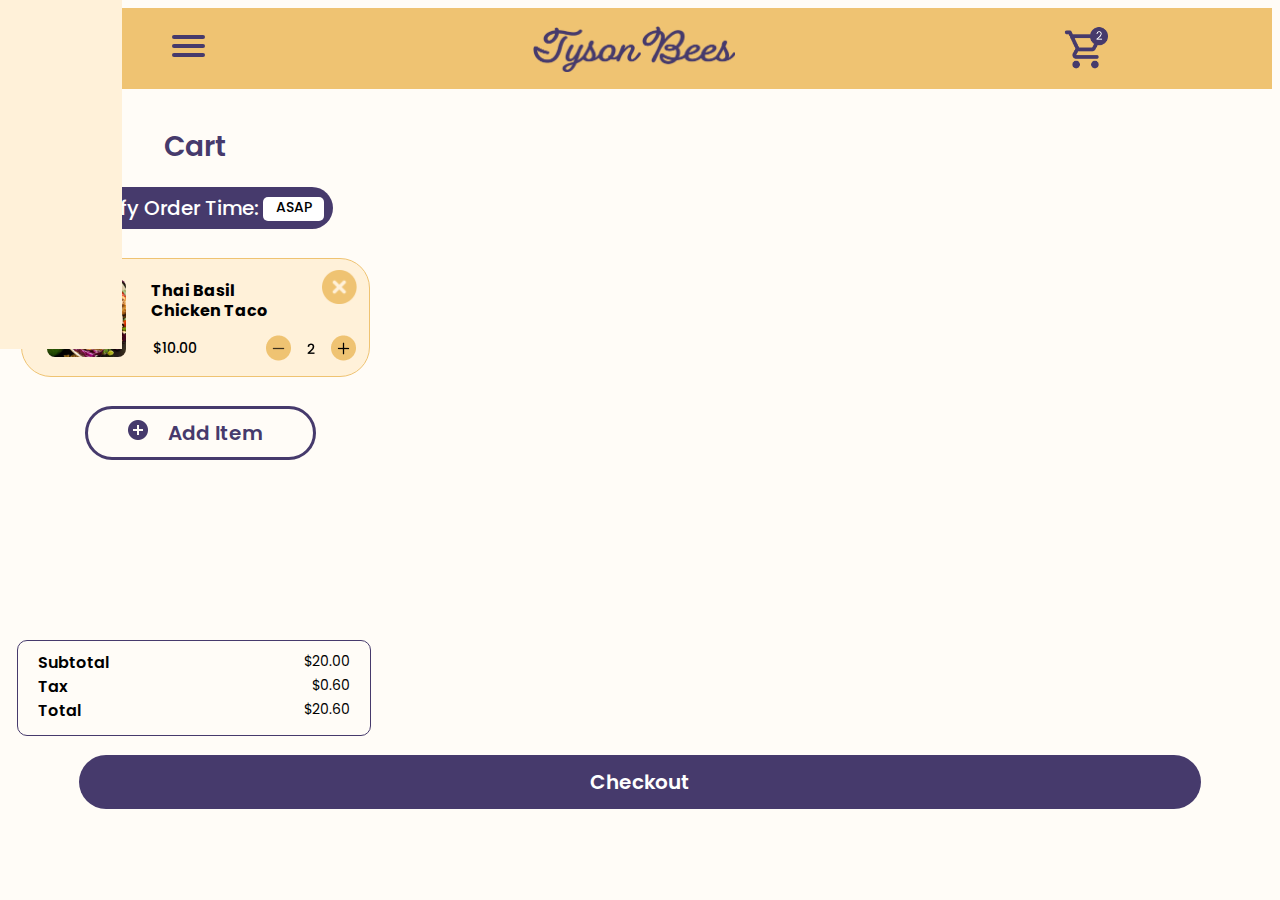
<file: cart.html>
<!DOCTYPE html>
<html lang="en">
<head>
    <meta charset="UTF-8">
    <meta http-equiv="X-UA-Compatible" content="IE=edge">
    <meta name="viewport" content="width=device-width, initial-scale=1.0">
    <title>Cart</title>
    <link rel="stylesheet" href="styles-vidhi.css">
</head>
<body>
    <header>
        <nav role="navigation">
            <div id="menuToggle">
            <input type="checkbox" />
            <span></span>
            <span></span>
            <span></span>
            <ul id="menu">
                <a href="index.html"><li>Home</li></a>
                <a href="menu.html"><li>Menu</li></a>
                <a href="rewards.html"><li>Rewards</li></a>
                <a href="contact.html"><li>Contact</li></a>
            </ul>
            </div>
        </nav>

        <img src="graphics/logo.png" alt="Tyson Bees logo" height="46px">
        <img src="graphics/cart-icon-2.png" alt="shopping cart icon" height="46px">
</header>
<h1 class = 'cart' >Cart</h1>
<div>
    <button class='button' >Modify Order Time:</button>
    <h3 class = 'ASAP'> ASAP</h3>
</div>
<div class = 'item'>
    <h4 class = 'taco'>Thai Basil Chicken Taco</h4>
    <p class = 'price'>$10.00</p>

    <img src="graphics/taco.png" class="menu-image" alt="thai basil chicken taco ">
    <img src="graphics/Vector.png" class="close" alt="close button">
    <img src="graphics/quantity-button.png" class="quantity-button"  alt="quanity button">

</div>
<button class = "add-more"> 
    <span ><img src="graphics/Vectoradd-items.png" class=" button-icon" alt="add items icons" > </span>
    <span class ='button-text'>Add Item</span>
    
</button>
<div class ="total"> 
<div class ="flex">
    <div class="description">Subtotal</div>
    <div class="price-cart">$20.00</div>
</div>
<div class ="flex">
    <div class="description">Tax</div>
    <div class="price-cart">$0.60</div>
</div>
<div class ="flex">
    <div class="description">Total</div>
    <div class="price-cart">$20.60</div>
</div>
</div>

<a href="login.html">
    <button class = "checkout"> 
        <span class ='checkout-text'>Checkout</span>
        
    </button>
</a>

</body>
</html>
</file>
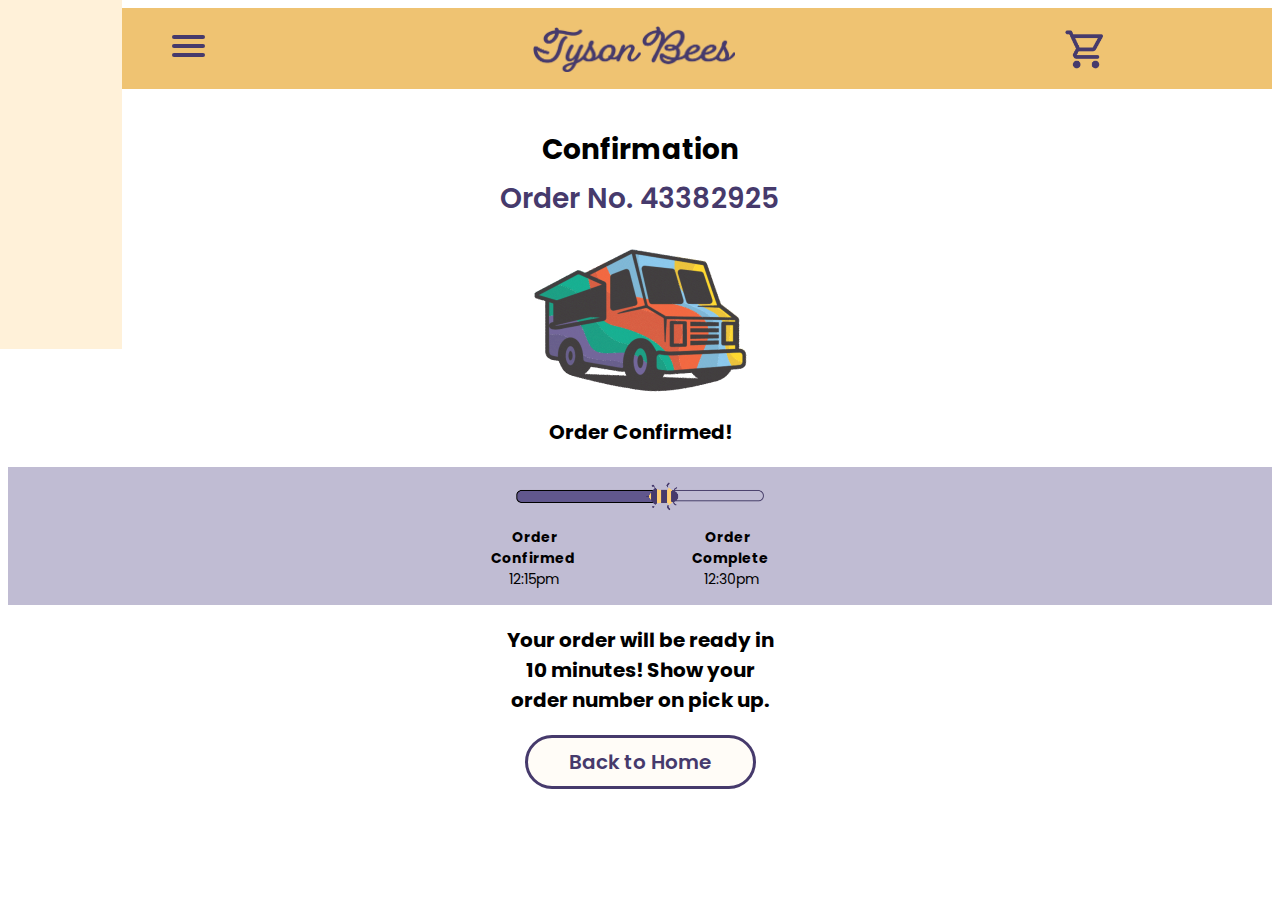
<file: confirmation.html>
<!DOCTYPE html>
<html lang="en">
<head>
    <meta charset="UTF-8">
    <meta http-equiv="X-UA-Compatible" content="IE=edge">
    <meta name="viewport" content="width=device-width, initial-scale=1.0">
    <title>Tyson Bees | Confirmation</title>
    <link rel="stylesheet" href="styles-clay.css">
</head>
<body>
    <header>
        <nav role="navigation">
            <div id="menuToggle">
            <input type="checkbox" />
            <span></span>
            <span></span>
            <span></span>
            <ul id="menu">
                <a href="index.html"><li>Home</li></a>
                <a href="menu.html"><li>Menu</li></a>
                <a href="rewards.html"><li>Rewards</li></a>
                <a href="contact.html"><li>Contact</li></a>
            </ul>
            </div>
        </nav>

        <img src="./graphics/logo.png" alt="Tyson Bees logo" height="46px">
        <img src="./graphics/cart-icon.png" alt="shopping cart icon" height="46px">
    </header>   
 

    <h1 class="confirm">Confirmation</h1>

    <h2 class="confirm-no">Order No. 43382925</h2>

    <img class="truck-img" src="./graphics/truck-loading.png">

    <p class="order-confirm-text">
        <b>Order Confirmed!</b>
    </p>

    <a href="confirmation.html">
        <div class="progress2">
                <img src="./graphics/progress-bar.png" class="progress-bar-img" alt="order progress bar" width="247.12px">
                <p class="progress-bar-text2">  <b>&nbsp;&nbsp; &nbsp; &nbsp;&nbsp;&nbsp;&nbsp; &nbsp;&nbsp;&nbsp;Order &nbsp; &nbsp;&nbsp; &nbsp;&nbsp; &nbsp;&nbsp; &nbsp; &nbsp; &nbsp; &nbsp; &nbsp;&nbsp; &nbsp;&nbsp; &nbsp;&nbsp; &nbsp;&nbsp; &nbsp;&nbsp; &nbsp;&nbsp; &nbsp; &nbsp; &nbsp;&nbsp; &nbsp;&nbsp;&nbsp; Order <br> &nbsp; &nbsp;&nbsp; &nbsp;Confirmed  &nbsp;&nbsp; &nbsp;&nbsp; &nbsp; &nbsp; &nbsp;&nbsp;   &nbsp;&nbsp; &nbsp;&nbsp; &nbsp; &nbsp; &nbsp;&nbsp;  &nbsp;&nbsp; &nbsp;&nbsp; &nbsp; &nbsp; &nbsp;&nbsp;Complete  </b><br>&nbsp;&nbsp;&nbsp;&nbsp;&nbsp;&nbsp;&nbsp;&nbsp; 12:15pm &nbsp; &nbsp; &nbsp;&nbsp;  &nbsp;&nbsp; &nbsp;&nbsp;&nbsp;&nbsp;&nbsp;&nbsp;&nbsp;&nbsp;&nbsp;&nbsp;&nbsp;&nbsp;&nbsp;&nbsp;&nbsp;&nbsp;&nbsp;&nbsp;&nbsp;&nbsp;&nbsp;&nbsp;&nbsp;&nbsp; 12:30pm</p>
               
                
        </div>
    </a>

    <p class="order-text">
        <b>Your order will be ready in <br> 10 minutes! Show your <br> order number on pick up.</b>
    </p>

    <div class = 'login-center'>
        <a href="index-updated.html">
            <button class = 'login-button'>Back to Home</button>
        </a>
    </div>

</body>
</html>
</file>
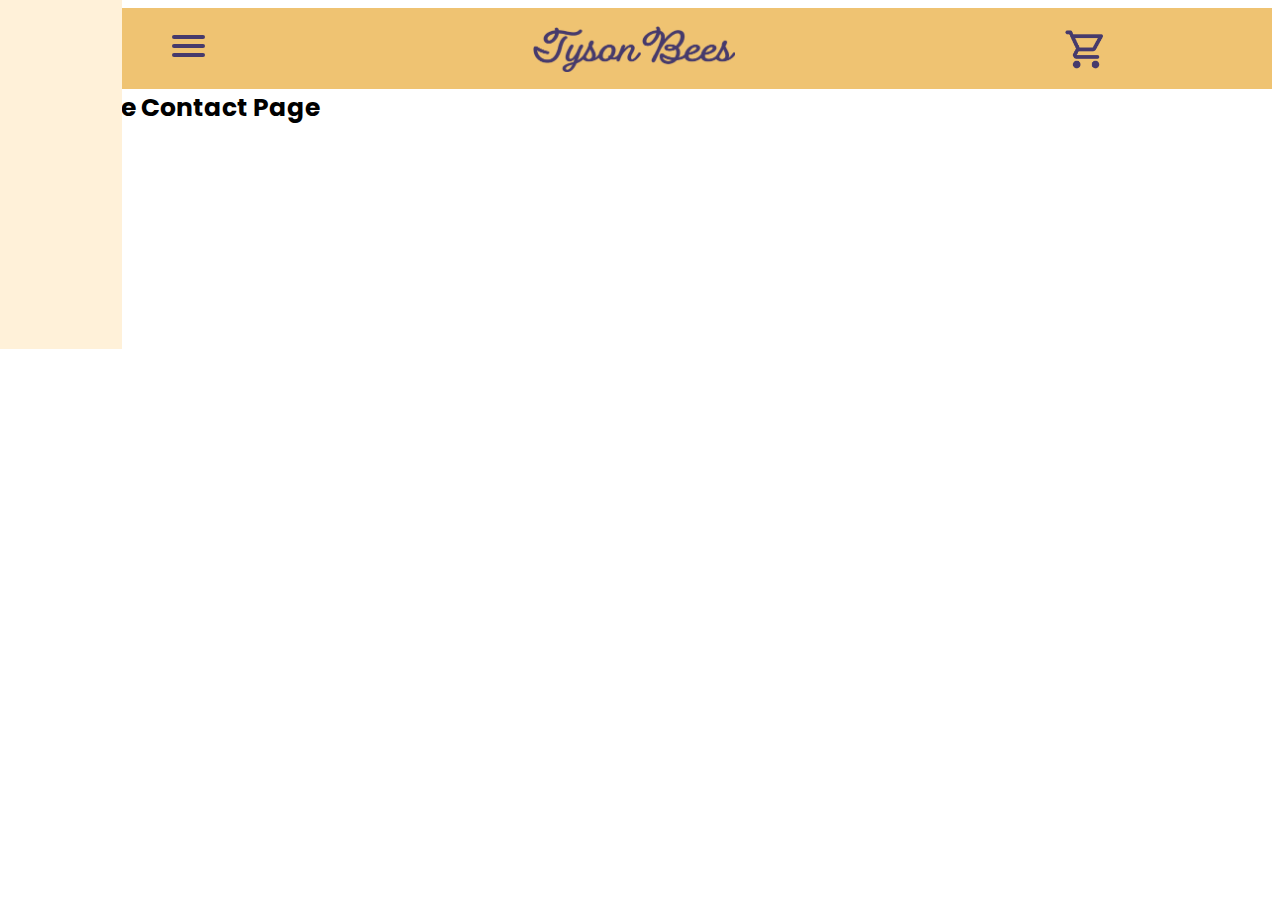
<file: contact.html>
<!DOCTYPE html>
<html lang="en">
<head>
    <meta charset="UTF-8">
    <meta http-equiv="X-UA-Compatible" content="IE=edge">
    <meta name="viewport" content="width=device-width, initial-scale=1.0">
    <title>Tyson Bees | Contact</title>
    <link rel="stylesheet" href="styles-gianna.css">
</head>
<body>
    <header>
        <nav role="navigation">
            <div id="menuToggle">
            <input type="checkbox" />
            <span></span>
            <span></span>
            <span></span>
            <ul id="menu">
                <a href="index.html"><li>Home</li></a>
                <a href="menu.html"><li>Menu</li></a>
                <a href="rewards.html"><li>Rewards</li></a>
                <a href="contact.html"><li>Contact</li></a>
            </ul>
            </div>
        </nav>

        <img src="/graphics/logo.png" alt="Tyson Bees logo" height="46px">
        <img src="/graphics/cart-icon.png" alt="shopping cart icon" height="46px">
    </header>   
    
    <h1>This is the Contact Page</h1>
</body>
</html>
</file>
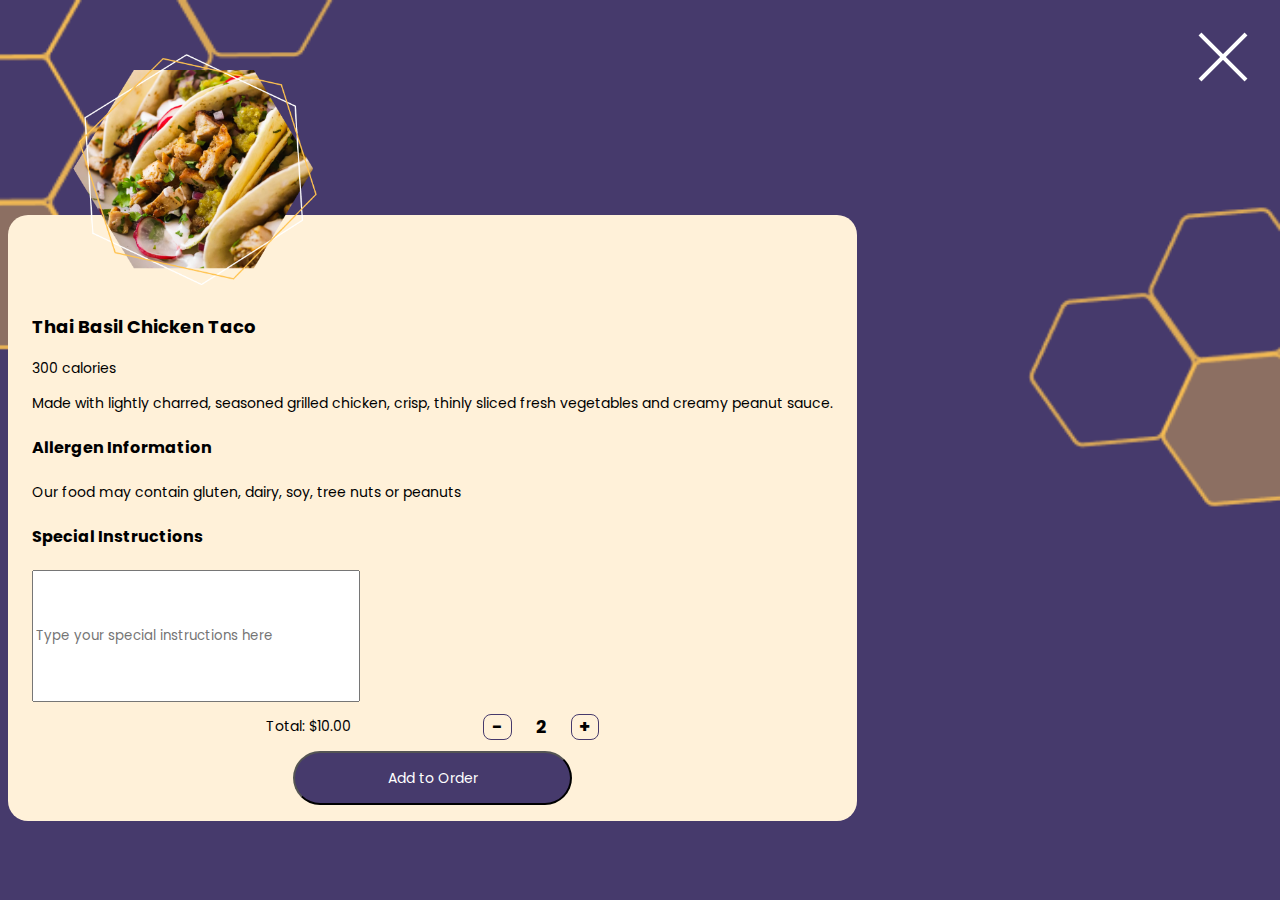
<file: item-overlay-2.html>
<!DOCTYPE html>
<html lang="en">
<head>
    <meta charset="UTF-8">
    <meta http-equiv="X-UA-Compatible" content="IE=edge">
    <meta name="viewport" content="width=device-width, initial-scale=1.0">
    <title>Tyson Bees | Menu Item</title>
    <link rel="stylesheet" href="styles-gianna.css">
</head>
<body class="overlay">

        <a href="menu.html">
            <img class="close-btn" src="/graphics/close-btn.png" alt="X button">
        </a>

        <img class="food-img-overlay" src="/graphics/food-img-overlay.png" alt="food image overlay" height="281px">

    <div class="yellow-overlay">
        <h3>Thai Basil Chicken Taco</h3>
        <p>300 calories</p>
        <p>Made with lightly charred, seasoned grilled chicken, crisp, thinly sliced fresh vegetables and creamy peanut sauce.</p>
        
        <h4>Allergen Information</h4>
        <p>Our food may contain gluten, dairy, soy, tree nuts or peanuts</p>

        <h4>Special Instructions</h4>
        <input class="special-instructions" type="text" placeholder="Type your special instructions here">

        <div class="overlay-quantity-container">
            <div class="overlay-total">
                <p>Total: $10.00</p>
            </div>

            <div class="overlay-btns">
                <div class="overlay-btn overlay-btn-minus">
                    <h3>-</h3>
                </div>

                <h3 class="overlay-quantity">2</h3>

                <div class="overlay-btn overlay-btn-plus">
                    <h3>+</h3>
                </div>
            </div>
        </div>

        <a href="menu-2.html">
            <button class="add-order-btn">
                <p>Add to Order</p>
            </button>
        </a>
    </form>

    </div>

</body>
</html>
</file>
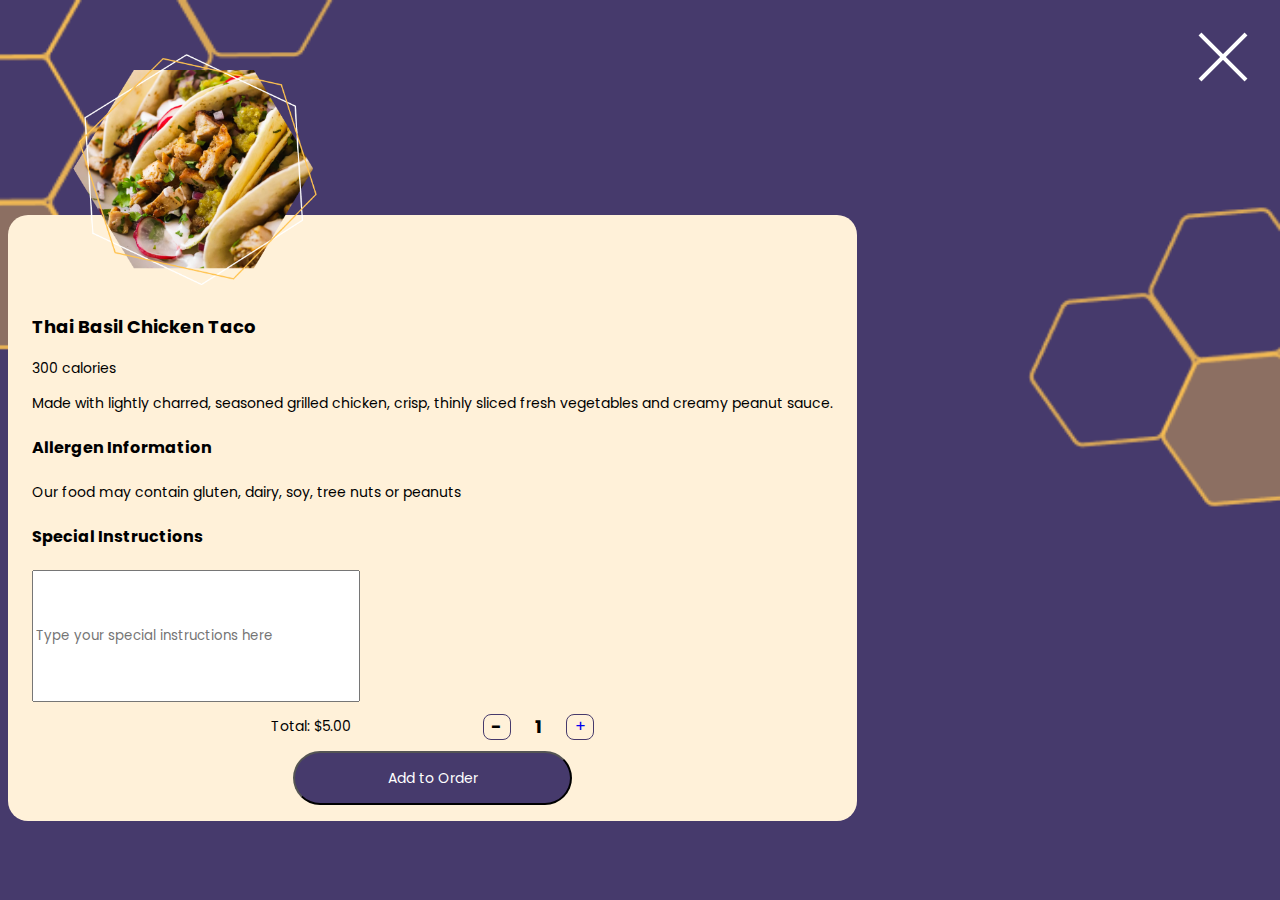
<file: item-overlay.html>
<!DOCTYPE html>
<html lang="en">
<head>
    <meta charset="UTF-8">
    <meta http-equiv="X-UA-Compatible" content="IE=edge">
    <meta name="viewport" content="width=device-width, initial-scale=1.0">
    <title>Tyson Bees | Menu Item</title>
    <link rel="stylesheet" href="styles-gianna.css">
</head>
<body class="overlay">

        <a href="menu.html">
            <img class="close-btn" src="/graphics/close-btn.png" alt="X button">
        </a>

        <img class="food-img-overlay" src="/graphics/food-img-overlay.png" alt="food image overlay" height="281px">

    <div class="yellow-overlay">
        <h3>Thai Basil Chicken Taco</h3>
        <p>300 calories</p>
        <p>Made with lightly charred, seasoned grilled chicken, crisp, thinly sliced fresh vegetables and creamy peanut sauce.</p>
        
        <h4>Allergen Information</h4>
        <p>Our food may contain gluten, dairy, soy, tree nuts or peanuts</p>

        <h4>Special Instructions</h4>
        <input class="special-instructions" type="text" placeholder="Type your special instructions here">

        <div class="overlay-quantity-container">
            <div class="overlay-total">
                <p>Total: $5.00</p>
            </div>

            <div class="overlay-btns">
                <div class="overlay-btn overlay-btn-minus">
                    <h3>-</h3>
                </div>

                <h3 class="overlay-quantity">1</h3>

                    <div class="overlay-btn overlay-btn-plus">
                        <a href="item-overlay-2.html"<h3>+</h3></a>
                    </div>
            </div>
        </div>

        <a href="menu-2.html">
            <button class="add-order-btn">
                <p>Add to Order</p>
            </button>
        </a>
    </form>

    </div>

</body>
</html>
</file>
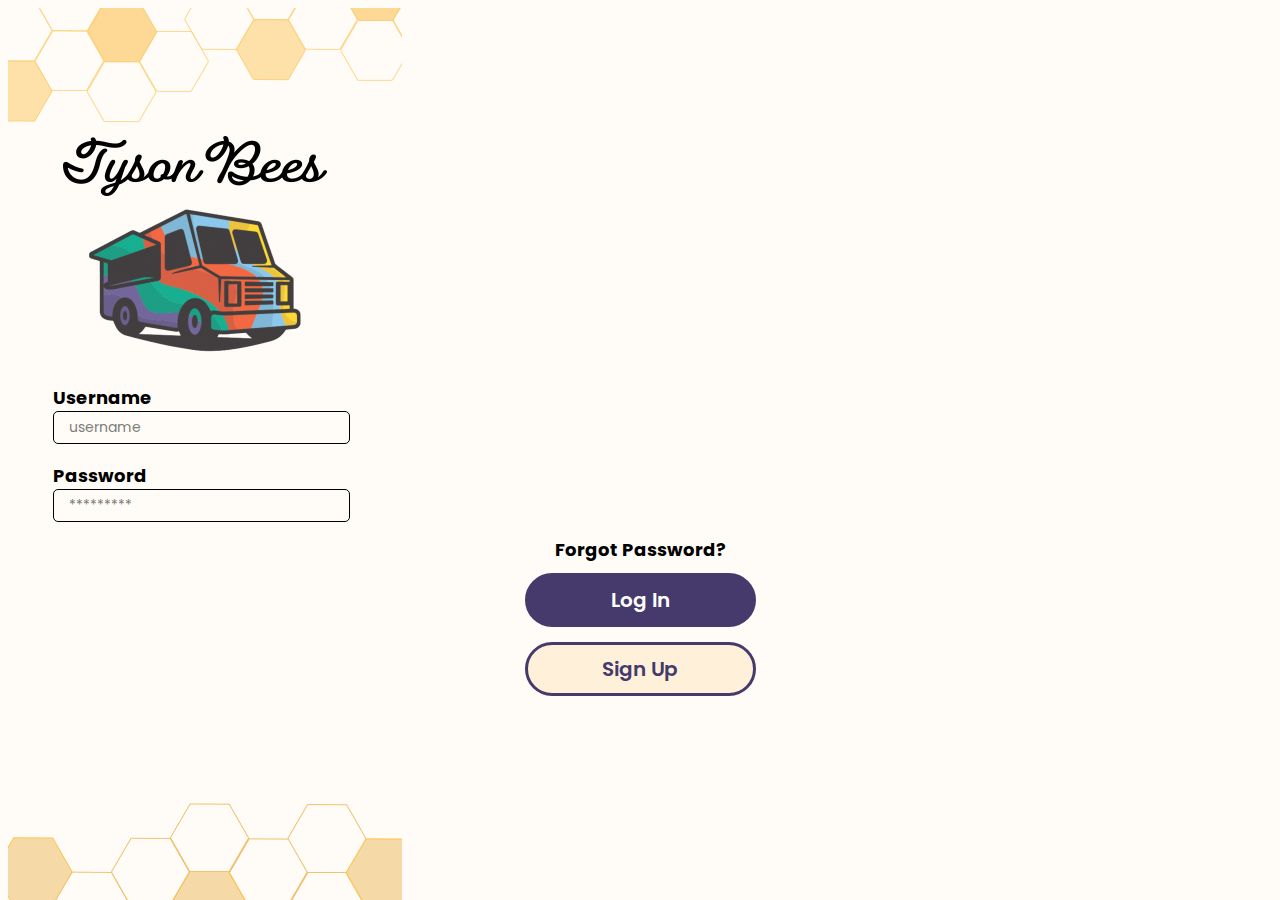
<file: login-password.html>
<!DOCTYPE html>
<html lang="en">
<head>
    <meta charset="UTF-8">
    <meta http-equiv="X-UA-Compatible" content="IE=edge">
    <meta name="viewport" content="width=device-width, initial-scale=1.0">
    <title>Login-password</title>
    <link rel="stylesheet" href="styles-vidhi.css">
</head>
<body>
<img src="graphics/background-top.png" class="bg-top"  alt="honeycomb abckground"> 
<img src="graphics/logo-login.png" class="tb-logo" alt="tyson bees logo"> 
<img src="graphics/truck_loading.png" class="truck" alt="tyson bees truck image ">

<div class = 'login' >
<div><h3 class = 'remove-margin-bottom'>Username</h3></div>
<div><p class = text-field-filled>username</p></div>
<div><h3 class = 'remove-margin-bottom'>Password</h3></div>
<div><p class = text-field-filled>*********</p></div>
</div>

<h3 class = 'forgot-password'>Forgot Password?</h3>

<a href="payment.html">
    <div class = 'login-center'><button class = 'login-button-filled'>Log In</button></div>
</a>
<div class="signup-center"><button class = 'signup-button'>Sign Up</button></div>

<img src="graphics/background-bottom.png" class="bg-bottom" alt="background bee hive image">
    
</body>
</html>
</file>
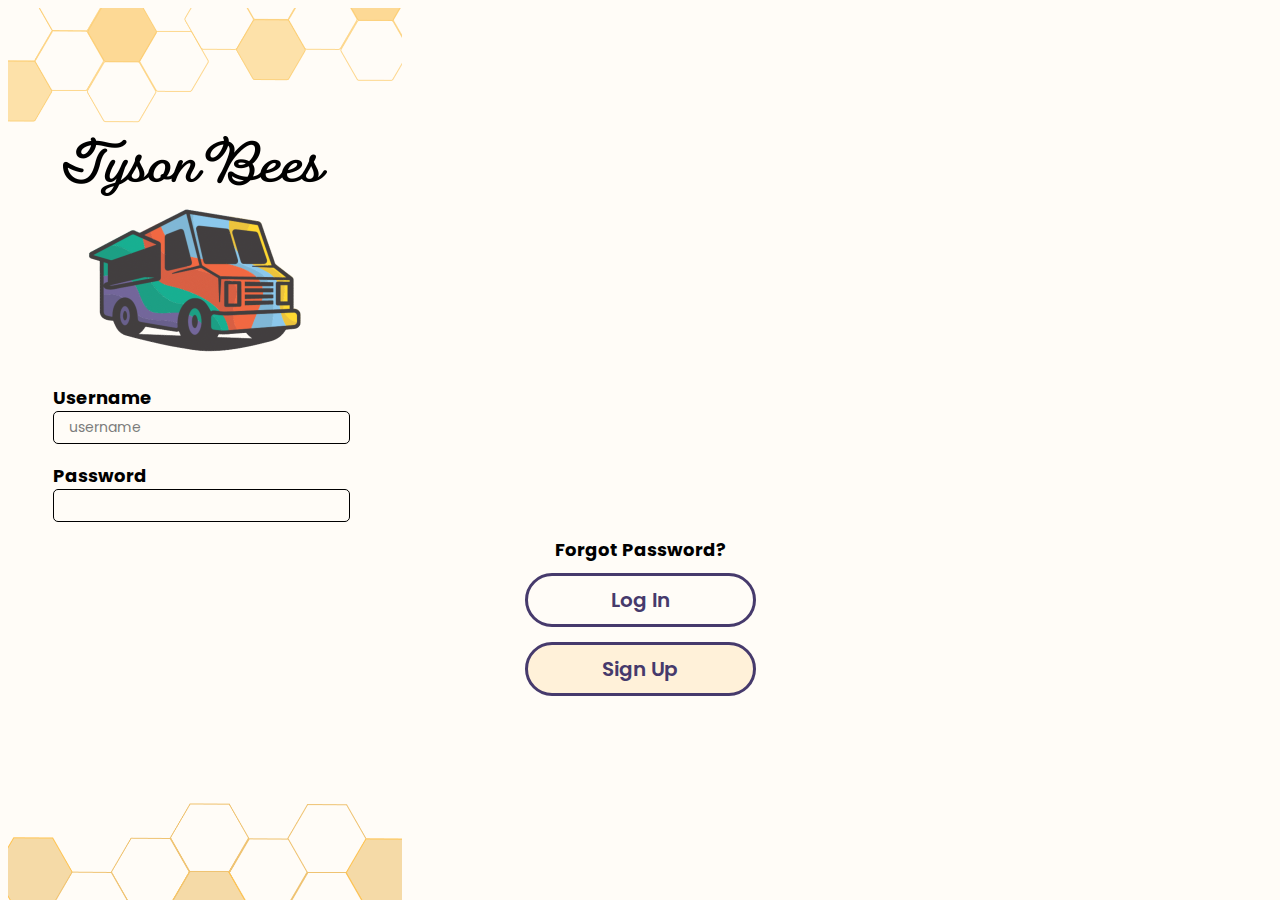
<file: login-username.html>
<!DOCTYPE html>
<html lang="en">
<head>
    <meta charset="UTF-8">
    <meta http-equiv="X-UA-Compatible" content="IE=edge">
    <meta name="viewport" content="width=device-width, initial-scale=1.0">
    <title>Login-username</title>
    <link rel="stylesheet" href="styles-vidhi.css">
</head>
<body>
<img src="graphics/background-top.png" class="bg-top"  alt="honeycomb abckground"> 
<img src="graphics/logo-login.png" class="tb-logo" alt="tyson bees logo"> 
<img src="graphics/truck_loading.png" class="truck" alt="tyson bees truck image ">

<div class = 'login' >
<div><h3 class = 'remove-margin-bottom'>Username</h3></div>
<div><p class = text-field-filled>username</p></div>
<div><h3 class = 'remove-margin-bottom'>Password</h3></div>
<a href="login-password.html">
    <div><p class = text-field>password</p></div>
</a>
</div>

<h3 class = 'forgot-password'>Forgot Password?</h3>

<div class = 'login-center'><button class = 'login-button'>Log In</button></div>
<div class="signup-center"><button class = 'signup-button'>Sign Up</button></div>

<img src="graphics/background-bottom.png" class="bg-bottom" alt="background bee hive image">
    
</body>
</html>
</file>
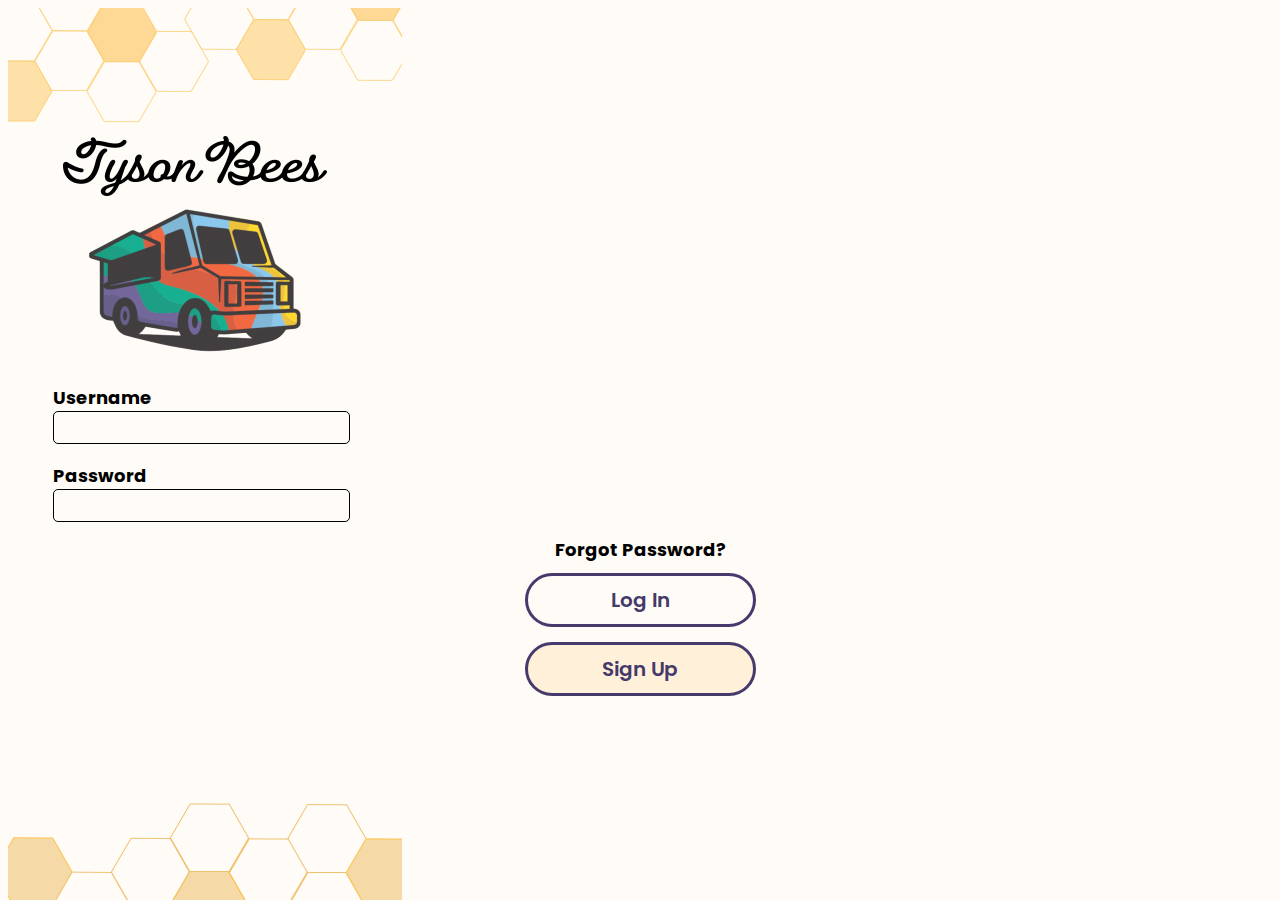
<file: login.html>
<!DOCTYPE html>
<html lang="en">
<head>
    <meta charset="UTF-8">
    <meta http-equiv="X-UA-Compatible" content="IE=edge">
    <meta name="viewport" content="width=device-width, initial-scale=1.0">
    <title>Login</title>
    <link rel="stylesheet" href="styles-vidhi.css">
</head>
<body>
<img src="graphics/background-top.png" class="bg-top"  alt="honeycomb abckground"> 
<img src="graphics/logo-login.png" class="tb-logo" alt="tyson bees logo"> 
<img src="graphics/truck_loading.png" class="truck" alt="tyson bees truck image ">

<div class = 'login' >
<div><h3 class = 'remove-margin-bottom'>Username</h3></div>
<a href="login-username.html">
    <div><p class = text-field>username</p></div>
</a>
<div><h3 class = 'remove-margin-bottom'>Password</h3></div>
<div><p class = text-field>password</p></div>
</div>

<h3 class = 'forgot-password'>Forgot Password?</h3>

<div class = 'login-center'><button class = 'login-button'>Log In</button></div>
<div class="signup-center"><button class = 'signup-button'>Sign Up</button></div>

<img src="graphics/background-bottom.png" class="bg-bottom" alt="background bee hive image">
    
</body>
</html>
</file>
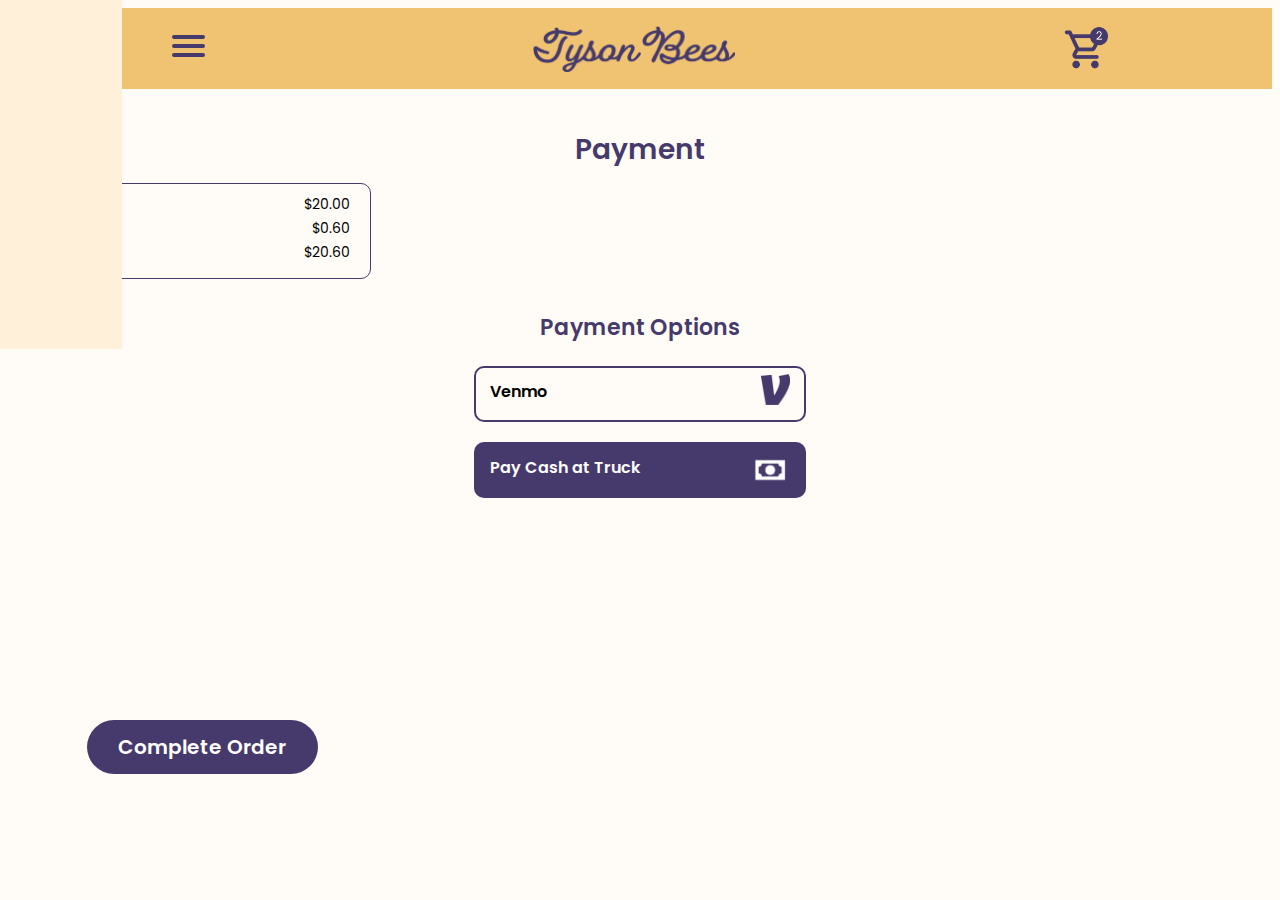
<file: payment-cash.html>
<!DOCTYPE html>
<html lang="en">
<head>
    <meta charset="UTF-8">
    <meta http-equiv="X-UA-Compatible" content="IE=edge">
    <meta name="viewport" content="width=device-width, initial-scale=1.0">
    <title>Payment-cash</title>
    <link rel="stylesheet" href="styles-vidhi.css">
</head>
<body>
    <header>
        <nav role="navigation">
            <div id="menuToggle">
            <input type="checkbox" />
            <span></span>
            <span></span>
            <span></span>
            <ul id="menu">
                <a href="index.html"><li>Home</li></a>
                <a href="menu.html"><li>Menu</li></a>
                <a href="rewards.html"><li>Rewards</li></a>
                <a href="contact.html"><li>Contact</li></a>
            </ul>
            </div>
        </nav>

        <img src="graphics/logo.png" alt="Tyson Bees logo" height="46px">
        <img src="graphics/cart-icon-2.png" alt="shopping cart icon" height="46px">
</header>
<h1 class = 'payment' >Payment</h1>
<div class ="total-payment"> 
<div class ="flex">
    <div class="description">Subtotal</div>
    <div class="price-cart">$20.00</div>
</div>
<div class ="flex">
    <div class="description">Tax</div>
    <div class="price-cart">$0.60</div>
</div>
<div class ="flex">
    <div class="description">Total</div>
    <div class="price-cart">$20.60</div>
</div>
</div>

<h3 class="payment-options">Payment Options</h3>

<div class ="venmo-cash"> 
    <div class ="venmo-flex">
        <div class="venmo">Venmo</div>
        <div><img src="graphics/Vectorvenmo.png" class="venmo-image" alt="venmo logo"> </div>
    </div>
    <div class ="venmo-flex-pay">
        <div class="venmo-pay">Pay Cash at Truck</div>
        <div ><img src="graphics/mdi_cashwhite-cash.png" class="cash-image" alt="cash image" > </div>
    </div>
    </div>

<a href="confirmation.html">
    <button class="complete-order-active">Complete Order</button>
</a>


    
</body>
</html>
</file>
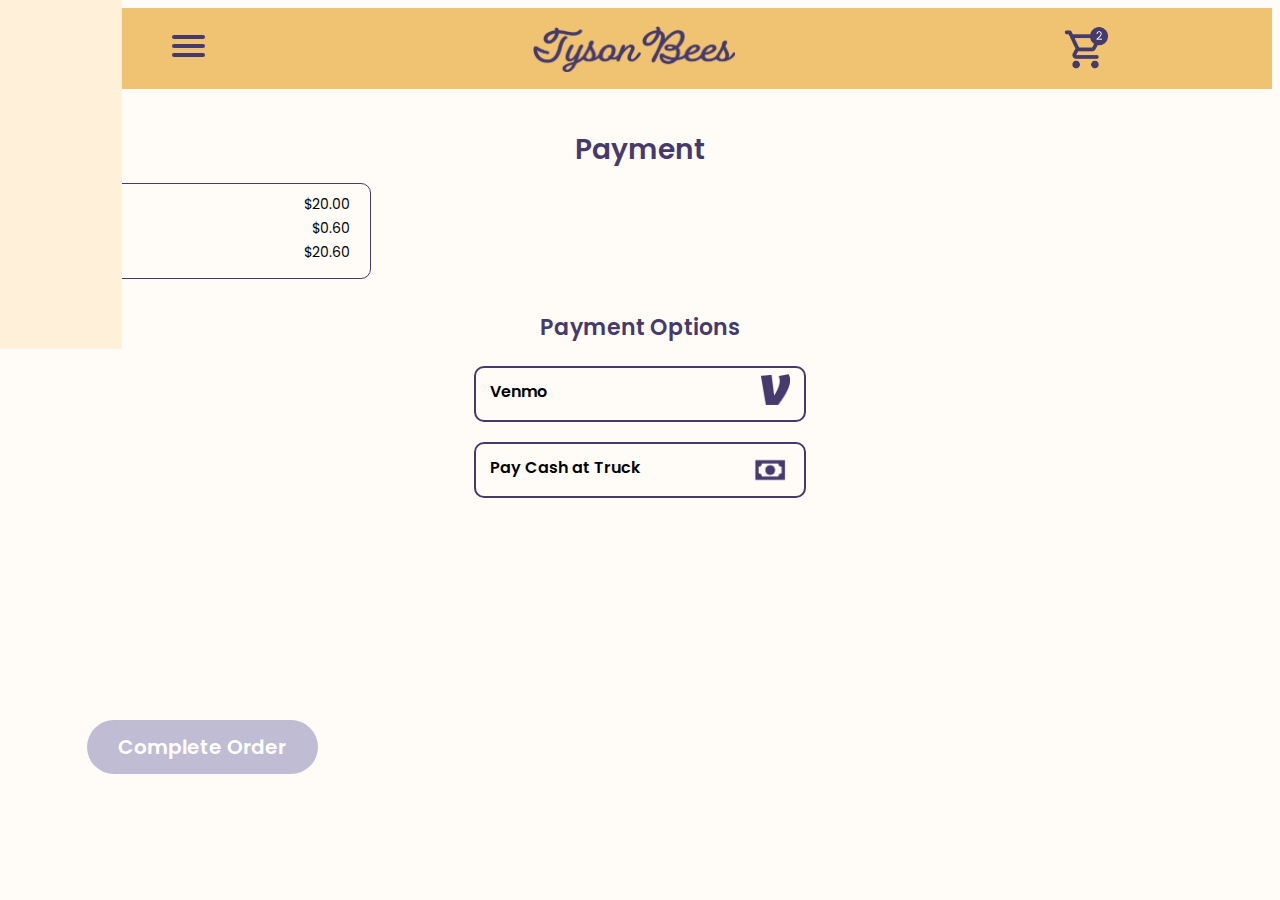
<file: payment.html>
<!DOCTYPE html>
<html lang="en">
<head>
    <meta charset="UTF-8">
    <meta http-equiv="X-UA-Compatible" content="IE=edge">
    <meta name="viewport" content="width=device-width, initial-scale=1.0">
    <title>Payment</title>
    <link rel="stylesheet" href="styles-vidhi.css">
</head>
<body>
    <header>
        <nav role="navigation">
            <div id="menuToggle">
            <input type="checkbox" />
            <span></span>
            <span></span>
            <span></span>
            <ul id="menu">
                <a href="index.html"><li>Home</li></a>
                <a href="menu.html"><li>Menu</li></a>
                <a href="rewards.html"><li>Rewards</li></a>
                <a href="contact.html"><li>Contact</li></a>
            </ul>
            </div>
        </nav>

        <img src="graphics/logo.png" alt="Tyson Bees logo" height="46px">
        <img src="graphics/cart-icon-2.png" alt="shopping cart icon" height="46px">
</header>
<h1 class = 'payment' >Payment</h1>
<div class ="total-payment"> 
<div class ="flex">
    <div class="description">Subtotal</div>
    <div class="price-cart">$20.00</div>
</div>
<div class ="flex">
    <div class="description">Tax</div>
    <div class="price-cart">$0.60</div>
</div>
<div class ="flex">
    <div class="description">Total</div>
    <div class="price-cart">$20.60</div>
</div>
</div>

<h3 class="payment-options">Payment Options</h3>

<div class ="venmo-cash"> 
    <div class ="venmo-flex">
        <div class="venmo">Venmo</div>
        <div><img src="graphics/Vectorvenmo.png" class="venmo-image" alt="venmo logo"> </div>
    </div>
    <a href="payment-cash.html">
        <div class ="venmo-flex">
            <div class="venmo">Pay Cash at Truck</div>
            <div ><img src="graphics/mdi_cashcash.png" class="cash-image" alt="cash image" > </div>
        </div>
        </div>
    </a>
<button class="complete-order-disbaled">Complete Order</button>


    
</body>
</html>
</file>
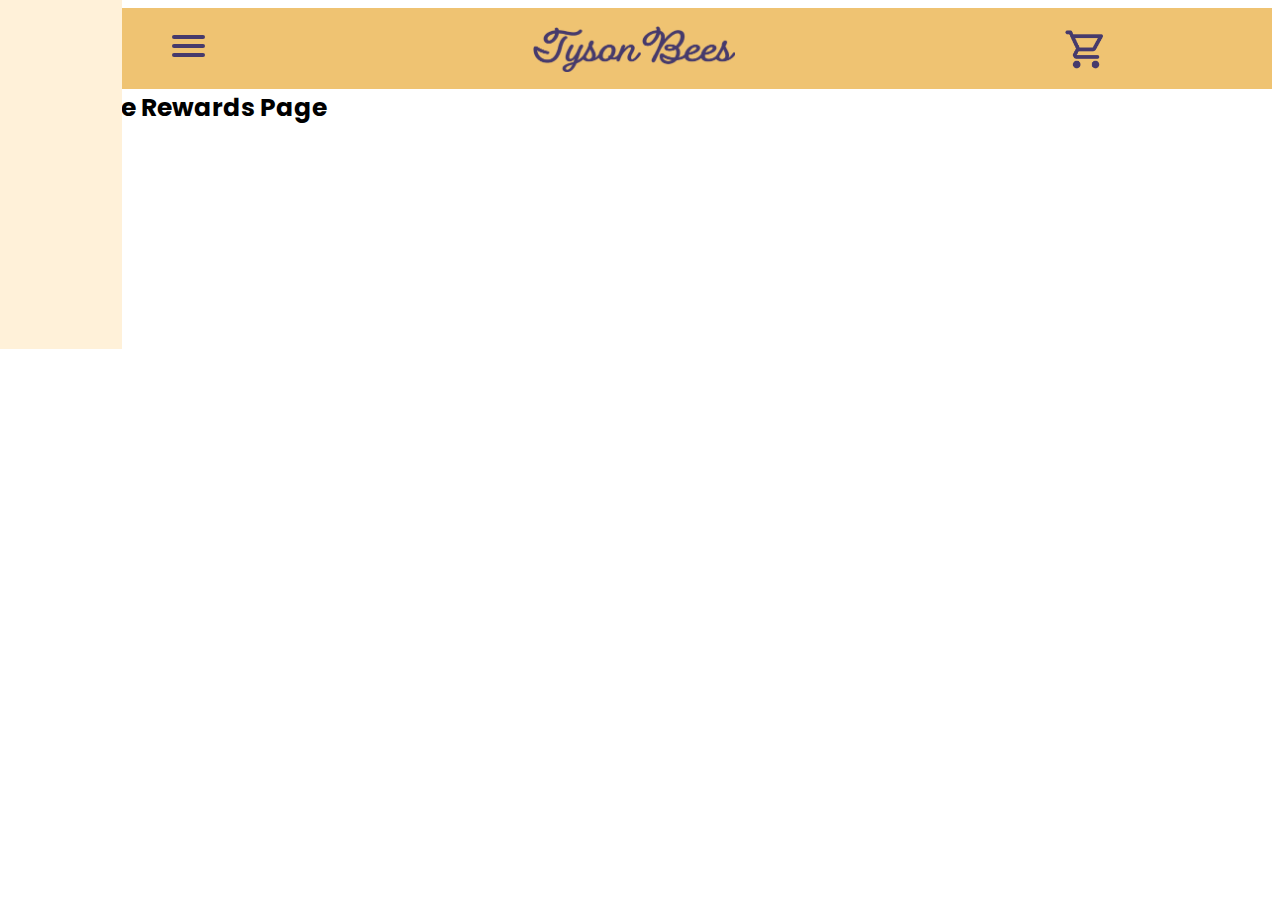
<file: rewards.html>
<!DOCTYPE html>
<html lang="en">
<head>
    <meta charset="UTF-8">
    <meta http-equiv="X-UA-Compatible" content="IE=edge">
    <meta name="viewport" content="width=device-width, initial-scale=1.0">
    <title>Tyson Bees | Rewards</title>
    <link rel="stylesheet" href="styles-gianna.css">
</head>
<body>
    <header>
        <nav role="navigation">
            <div id="menuToggle">
            <input type="checkbox" />
            <span></span>
            <span></span>
            <span></span>
            <ul id="menu">
                <a href="index.html"><li>Home</li></a>
                <a href="menu.html"><li>Menu</li></a>
                <a href="rewards.html"><li>Rewards</li></a>
                <a href="contact.html"><li>Contact</li></a>
            </ul>
            </div>
        </nav>

        <img src="/graphics/logo.png" alt="Tyson Bees logo" height="46px">
        <img src="/graphics/cart-icon.png" alt="shopping cart icon" height="46px">
    </header>   
    
    <h1>This is the Rewards Page</h1>
</body>
</html>
</file>
<file: styles-vidhi.css>
@import url('https://fonts.googleapis.com/css2?family=Poppins:wght@400;600;700&display=swap');

header {
    background-color: #EFC372;
    height: 81px;
    display: flex;
    justify-content: space-between;
    align-items: center;
    margin: 0;
    padding: 0;

    display: flex;
    justify-content: space-around;
}

nav {
    margin: 0;
    padding: 0;
}

#menuToggle
{
  display: block;
  position: relative;  
  z-index: 1;
  -webkit-user-select: none;
  user-select: none;
}

#menuToggle a
{
  text-decoration: none;
  color: #463A6C;
  transition: color 0.3s ease;
}

#menuToggle input
{
  display: block;
  width: 40px;
  height: 32px;
  position: absolute;
  top: -7px;
  left: -5px;
  
  cursor: pointer;
  
  opacity: 0;
  z-index: 2;
  
  -webkit-touch-callout: none;
}

#menuToggle span
{
  display: block;
  width: 33px;
  height: 4px;
  margin-bottom: 5px;
  position: relative;
  
  background-color: #463A6C;;
  border-radius: 3px;
  
  z-index: 1;
  
  transform-origin: 4px 0px;
  
  transition: transform 0.5s cubic-bezier(0.77,0.2,0.05,1.0),
              background 0.5s cubic-bezier(0.77,0.2,0.05,1.0),
              opacity 0.55s ease;
}

#menuToggle span:first-child
{
  transform-origin: 0% 0%;
}

#menuToggle span:nth-last-child(2)
{
  transform-origin: 0% 100%;
}

#menuToggle input:checked ~ span
{
  opacity: 1;
  transform: rotate(45deg) translate(-2px, -1px);
  background: #463A6C;
}

#menuToggle input:checked ~ span:nth-last-child(3)
{
  opacity: 0;
  transform: rotate(0deg) scale(0.2, 0.2);
}

#menuToggle input:checked ~ span:nth-last-child(2)
{
  transform: rotate(-45deg) translate(0, -1px);
}

#menu
{
  position: absolute;
  width: 300px;
  margin: -100px 0 0 -50px;
  padding: 50px;
  padding-top: 125px;
  
  background: #FFF1D9;
  list-style-type: none;
  -webkit-font-smoothing: antialiased;
  
  transform-origin: 0% 0%;
  transform: translate(-100%, 0);
  
  transition: transform 0.5s cubic-bezier(0.77,0.2,0.05,1.0);
}

#menu li
{
  padding: 10px 0;
  font-size: 22px;
}

#menuToggle input:checked ~ ul
{
  transform: none;
}



* {
    font-family: 'Poppins', sans-serif;
}

h1 {
    font-size: 25px;
    margin: 0;
}

h2 {
    font-size: 20px;
}

h3 {
    font-size: 18px;
}

h4 {
    font-size: 16px;
}

p {
    font-size: 14px;
}

footer {
    background-color: #FFF1D9;
    padding: 24px 0;
}

.footer-logo {
    display: flex;
    align-items: center;
    justify-content: center;
    margin: auto;
}

.footer-container {
    display: flex;
    justify-content: space-between;
    margin: 0 16px;
}

a {
    text-decoration: none;
}

.cart{
position: absolute;
width: 63px;
height: 42px;
left: 163px;
top: 126px;

font-family: 'Poppins';
font-style: normal;
font-weight: 600;
font-size: 28px;
line-height: 42px;
color: #463A6C;
text-align: center;

}
.button{
background-color:#463A6C ;
border: none;
color: white;
text-align: left;
text-decoration: none;
display: inline-block;
font-size: 16px;
cursor: pointer;
padding: 0px 70px 0px 14px;
border-radius: 30px;
font-family: 'Poppins';
font-style: normal;
font-weight: 500;
font-size: 20px;
line-height: 30px;
text-align: center;
position: absolute;
width: 282px;
height: 42px;
left: 51px;
top: 187px;
}
.ASAP{
background-color: #FFFFFF;
border-radius: 5px;
font-family: 'Poppins';
font-style: normal;
font-weight: 500;
font-size: 14px;
line-height: 21px;
position: absolute;
border: none;
text-align: center;
margin: none;
position: absolute;
left: 263px;
right: 57px;
top: 183px;
bottom: 624px;
width: 61px;
height: 24px;

}
.taco{
position: absolute;
width: 147.65px;
height: 30px;
left: 129px;
top: 1px;

font-family: 'Poppins';
font-style: normal;
font-weight: 700;
font-size: 16px;
line-height: 20px;
}
.price{
position: absolute;
left: 37.69%;
right: 50%;
top: 65px;
bottom: 57.58%;
Width:48px;
Height:17px;
    
font-family: 'Poppins';
font-style: normal;
font-weight: 500;
font-size: 14px;
line-height: 21px;
    
color: #000000;
    
}
.quantity{
    position: absolute;
    left: 290px;
    right: 64px;
    top: 61px;
    bottom: 482px;
}
.item{
box-sizing: border-box;

position: absolute;
width: 348.89px;
height: 119px;
left: 21px;
top: 258px;

background: #FFF1D9;
border: 1px solid #EFC372;
border-radius: 30px;
}
.menu-image{
position: absolute;
max-width: 79px;
max-height: 78px;
left: 25px;
top: 20px;
right: 267px;
bottom:485px;
border-radius: 8px;

}

.close{
position: absolute;
left: 300px;
right: 10.55%;
top: 10px;
bottom: 61.66%;
height: 35px;
}

.quantity-button{
position: absolute;
width: 135px;
height: 29px;
top: 75px;
left: 220px;

}
.add-more{
background-color: #FFFCF7;
border:3px solid #463A6C;
display:inline-flex;
align-items: center;
height: 54px;
border-radius: 30px;
padding-left:40px;
padding-right:40px;
position: absolute;
width: 231px;
height: 54px;
left: 85px;
top: 406px;
}

.button-icon{
height:20px;
padding-right: 20px;
}

.button-text{
font-family: 'Poppins';
font-style: normal;
font-weight: 600;
font-size: 20px;
line-height: 30px;
text-align: center;

color: #463A6C;
}
body{
background-color: #FFFCF7;
}
.description{
font-family: 'Poppins';
font-style: normal;
font-weight: 600;
font-size: 16px;
line-height: 24px;
    
color: #000000;
}

.price-cart{
font-family: 'Poppins';
font-style: normal;
font-weight: 400;
font-size: 14px;
line-height: 21px;
text-align: right;
    
color: #000000;
}

.flex{
display: flex;
justify-content:space-between;
}

.total{
border: 1px solid #463A6C;
border-radius: 10px;
padding: 10px 20px 10px 20px;
max-height: 74px;
max-width: 312px;
position: absolute;
width: 356.04px;
height: 101.71px;
left: 17.42px;
top: 640.29px;
}

.checkout{
height: 54px;
background-color: #463A6C;
color: white;
border-radius: 30px;
padding: 10px 50px 10px 50px;
border: none;
outline: none;
position: absolute;
top: 755px;
left: 79px;
right: 79px;
bottom: 23px;

}

.checkout-text{
color:white;
font-family: 'Poppins';
font-style: normal;
font-weight: 600;
font-size: 20px;
line-height: 30px;
text-align: center;
}

.bg-top{
max-width:394px;
}

.tb-logo{
position: absolute;
width: 264px;
height: 60px;
left: 63px;
top: 136px;
}

.truck{
position: absolute;
width: 230px;
height: 230px;
left: 80px;
top: 165px;
}

.login{
margin-top: 250px;
margin-left:45px;
margin-right:45px;
}

.text-field{
border: 1px solid #000000;
border-radius: 5px;
padding: 5px 50px 5px 15px;
color:#FFFCF7;
margin-top:0px;
width:230px;
}

.remove-margin-bottom{
margin-bottom: 0px;
}

.forgot-password{
text-align:center;
margin-top:10px;
margin-bottom:10px;
}

.login-center{
text-align: center;
}

.login-button{
border: 3px solid #463A6C;
border-radius: 30px;
background-color:#FFFCF7;
color:#463A6C;
font-family: 'Poppins';
font-style: normal;
font-weight: 600;
font-size: 20px;
line-height: 30px;
text-align: center;
Width:231px;
Height:54px;

}

.signup-center{
    text-align: center;
    }

.signup-button{
    border: 3px solid #463A6C;
    border-radius: 30px;
    background-color:#FFF1D9;
    color:#463A6C;
    font-family: 'Poppins';
    font-style: normal;
    font-weight: 600;
    font-size: 20px;
    line-height: 30px;
    text-align: center;
    Width:231px;
    Height:54px;
    margin-top:15px;
    }

.bg-bottom{
width:394px;
position:absolute; 
bottom:0;
}

.text-field-filled{
    border: 1px solid #000000;
    border-radius: 5px;
    padding: 5px 50px 5px 15px;
    color:#7C7C7C;
    margin-top:0px;
    width:230px;
    }

.login-button-filled{
border: 3px solid #463A6C;
border-radius: 30px;
background-color:#463A6C;
color:white;
font-family: 'Poppins';
font-style: normal;
font-weight: 600;
font-size: 20px;
line-height: 30px;
text-align: center;
Width:231px;
Height:54px;}

.total-payment{
border: 1px solid #463A6C;
border-radius: 10px;
padding: 10px 20px 10px 20px;
max-height: 74px;
max-width: 312px;
position: absolute;
width: 356.04px;
height: 101.71px;
left: 16.98px;
top: 182.89px;

}
.payment{
text-align:center;
font-family: 'Poppins';
font-style: normal;
font-weight: 600;
font-size: 28px;
line-height: 42px;
color: #463A6C;
margin-top: 40px;
}

.payment-options{
font-family: 'Poppins';
font-style: normal;
font-weight: 600;
font-size: 22px;
line-height: 33px;
color: #463A6C;
text-align: center;
margin-top: 140px;
    
}

.venmo-image{
width: 30px;;
}

.cash-image{
width:40px;
height:40px;
}

.venmo-flex{
display: flex;
justify-content:space-between;
border: 2px solid #463A6C;
border-radius: 10px;
width:300px;
text-align:center;
padding: 6px 14px 6px 14px;
margin:auto;
height:40px;
margin-bottom: 20px;
}

.venmo{
font-family: 'Poppins';
font-style: normal;
font-weight: 600;
font-size: 16px;
line-height: 24px;
padding-top:6px;
color: #000000;
}

.complete-order-disbaled{
    
background: #C0BCD3;
border-radius: 30px;
font-family: 'Poppins';
font-style: normal;
font-weight: 600;
font-size: 20px;
line-height: 30px;
text-align: center;

color: #FFFFFF;
border:none;
outline:none;
width:230px;
height:55px;
position: absolute;
width: 231px;
height: 54px;
left: 86.94px;
top: 720px;

}

.venmo-pay{
font-family: 'Poppins';
font-style: normal;
font-weight: 600;
font-size: 16px;
line-height: 24px;
padding-top:6px;
color:white;
}

.venmo-flex-pay{
background-color: #463A6C;
display: flex;
justify-content:space-between;
border: 2px solid #463A6C;
border-radius: 10px;
width:300px;
text-align:center;
padding: 6px 14px 6px 14px;
margin:auto;
height:40px;
margin-bottom: 20px;
    }


.complete-order-active{
    background:#463A6C;
    border-radius: 30px;
    font-family: 'Poppins';
    font-style: normal;
    font-weight: 600;
    font-size: 20px;
    line-height: 30px;
    text-align: center;
    
    color: #FFFFFF;
    border:none;
    outline:none;
    width:230px;
    height:55px;
    position: absolute;
    width: 231px;
    height: 54px;
    left: 86.94px;
    top: 720px;
}
</file>
<file: styles-clay.css>
@import url('https://fonts.googleapis.com/css2?family=Poppins:wght@400;600;700&display=swap');

header {
    background-color: #EFC372;
    height: 81px;
    display: flex;
    justify-content: space-between;
    align-items: center;
    margin: 0;
    padding: 0;

    display: flex;
    justify-content: space-around;
}

nav {
    margin: 0;
    padding: 0;
}

#menuToggle
{
  display: block;
  position: relative;  
  z-index: 1;
  -webkit-user-select: none;
  user-select: none;
}

#menuToggle a
{
  text-decoration: none;
  color: #463A6C;
  transition: color 0.3s ease;
}

#menuToggle input
{
  display: block;
  width: 40px;
  height: 32px;
  position: absolute;
  top: -7px;
  left: -5px;
  
  cursor: pointer;
  
  opacity: 0;
  z-index: 2;
  
  -webkit-touch-callout: none;
}

#menuToggle span
{
  display: block;
  width: 33px;
  height: 4px;
  margin-bottom: 5px;
  position: relative;
  
  background-color: #463A6C;;
  border-radius: 3px;
  
  z-index: 1;
  
  transform-origin: 4px 0px;
  
  transition: transform 0.5s cubic-bezier(0.77,0.2,0.05,1.0),
              background 0.5s cubic-bezier(0.77,0.2,0.05,1.0),
              opacity 0.55s ease;
}

#menuToggle span:first-child
{
  transform-origin: 0% 0%;
}

#menuToggle span:nth-last-child(2)
{
  transform-origin: 0% 100%;
}

#menuToggle input:checked ~ span
{
  opacity: 1;
  transform: rotate(45deg) translate(-2px, -1px);
  background: #463A6C;
}

#menuToggle input:checked ~ span:nth-last-child(3)
{
  opacity: 0;
  transform: rotate(0deg) scale(0.2, 0.2);
}

#menuToggle input:checked ~ span:nth-last-child(2)
{
  transform: rotate(-45deg) translate(0, -1px);
}

#menu
{
  position: absolute;
  width: 300px;
  margin: -100px 0 0 -50px;
  padding: 50px;
  padding-top: 125px;
  
  background: #FFF1D9;
  list-style-type: none;
  -webkit-font-smoothing: antialiased;
  
  transform-origin: 0% 0%;
  transform: translate(-100%, 0);
  
  transition: transform 0.5s cubic-bezier(0.77,0.2,0.05,1.0);
}

#menu li
{
  padding: 10px 0;
  font-size: 22px;
}

#menuToggle input:checked ~ ul
{
  transform: none;
}

.hours {
    background-color: #FFF1D9;
    text-align: center;
    margin: 0;
    height: 57.44px;
    display: flex;
    align-items: center;
    justify-content: center;
    background-image: url("/graphics/bee-path.png");
    background-size: 100%;
    background-repeat: no-repeat;
}

* {
    font-family: 'Poppins', sans-serif;
}

h1 {
    font-size: 25px;
    margin: 0;
}

h2 {
    font-size: 20px;
}

h3 {
    font-size: 18px;
}

h4 {
    font-size: 16px;
}

p {
    font-size: 14px;
}

.hero {
    background-color: #463A6C;
    text-align: center;
    color: white;
    height: 293px;
    margin: 0;
    padding: 0;
    background-image: url("/graphics/honeycomb-hero.png");
    background-repeat: no-repeat;
    background-size: 100%;
    background-position: right 35% bottom 35%;
}

.hero-title {
    margin-top: 32px;
    margin-bottom: 16px;
}

.intro {
    margin-top: 20px;
    margin-bottom: 16px;
    width: 80px;
    padding: 0;
    margin: 0;
    margin-top: 20px;
    width: 0%;
}

.filter {
    margin-left: 310px;
    margin-top: -200px;
    padding: 0;
    width: 10%;
}

.confirm {
    margin-top: 40px;
text-align: center;
font-size: 28px;

}

.confirm-no {
    text-align: center;
    color: #463A6C;
    font-size: 28px;
    margin-top: 7px;
    font-weight:600;
}

.order-confirm-text {
    text-align: center;
    font-size: 20px;
}

.order-text {
    text-align: center;
    font-size: 20px;
}

.truck-img {
    display: block;
    margin-left: auto;
    margin-right: auto;
}

.hero-btn {
    height: 69.56px;
    width: 272px;
    color: #463A6C;
    border-radius: 36px;
}

.menu-btn {
    border-color: #FFCE71;
    background-color: #FFF1D9;
    margin-bottom: 16px;
}

.login-btn {
    border-color: #FFF1D9;
    background-color: #EFC372;
    margin-bottom: 32px;
}

.hero-container {
    display: flex;
    flex-direction: column;
    align-items: center;
}


.menu-item-container {
    display: flex;
    flex-direction: row;
}

.menu-item1 {
    margin-right: 32px;
}

.menu-item-text {
    max-width: 130px;
    color: black;
}

footer {
    background-color: #FFF1D9;
    padding: 24px 0;
}

.footer-logo {
    display: flex;
    align-items: center;
    justify-content: center;
    margin: auto;
}

.footer-container {
    display: flex;
    justify-content: space-between;
    margin: 0 16px;
}

a {
    text-decoration: none;
}

.progress {
    background-color: #C0BCD3;
    display: flex;
    align-items: center;
    justify-content: center;
    flex-direction: column;
    height: 91.56px;
}

.progress2 {
    background-color: #C0BCD3;
    display: flex;
    align-items: center;
    justify-content: center;
    flex-direction: column;
    height: 138.12px;
}

.progress-bar-img {
    margin-top: -35px;
}


.progress-text {
    color: #463A6C;
}

.progress-bar-text {
        color: #000;
        width: 334px;
height: 21px;
left: 31px;
top: 507px;
    
}

.progress-bar-text2 {
    color: #000;
    width: 334px;
height: 21px;
left: 31px;
top: 507px;

}

.login-center{
    text-align: center;
    }
    
    .login-button{
    border: 3px solid #463A6C;
    border-radius: 30px;
    background-color:#FFFCF7;
    color:#463A6C;
    font-family: 'Poppins';
    font-style: normal;
    font-weight: 600;
    font-size: 20px;
    line-height: 30px;
    text-align: center;
    Width:231px;
    Height:54px;

.overlay {
    background-color: #463A6C;
    background-image: url(/graphics/honeycomb-item-overlay.png);
    background-repeat: no-repeat;
    background-size: 100%;
}

.close-btn {
    float: right;
    padding: 24px;
}

.food-img-overlay {
    position: absolute;
    z-index: 3;
    top: 29px;
    left: 38px;
    margin: 0 auto;
}

.yellow-overlay {
    position: absolute;
    top: 107px;
    margin-top: 108px;
    background-color: #FFF1D9;
    color: black;
    padding-top: 80px;
    padding-left: 24px;
    padding-right: 24px;
    padding-bottom: 16px;
    border-radius: 20px;
    /* padding: 24px; */
}

.special-instructions {
    height: 126.17px;
    width: 320px;
}

.add-order-btn {
    width: 279px;
    height: 54px;
    background-color: #463A6C;
    color: white;
    border-radius: 28px;
    display: flex;
    align-items: center;
    justify-content: center;
    margin: 0 auto;
}

.overlay-quantity-container {
    display: flex;
    align-items: center;
    justify-content: center;
}

.overlay-quantity {
    margin: 0 24px;
}

.overlay-total {
    float: left;
    margin-right: 132px;
}

.overlay-btns {
    display: flex;
    align-items: center;
    justify-content: center;
    float: right;
}

.overlay-btn {
    border: 1px solid #463A6C;
    border-radius: 8px;
    height: 23.83px;
    width: 26.41px;

    display: flex;
    align-items: center;
    justify-content: center;
}
</file>
<file: styles-gianna.css>
@import url('https://fonts.googleapis.com/css2?family=Poppins:wght@400;600;700&display=swap');

header {
    background-color: #EFC372;
    height: 81px;
    display: flex;
    justify-content: space-between;
    align-items: center;
    margin: 0;
    padding: 0;

    display: flex;
    justify-content: space-around;
}

nav {
    margin: 0;
    padding: 0;
}

#menuToggle
{
  display: block;
  position: relative;  
  z-index: 1;
  -webkit-user-select: none;
  user-select: none;
}

#menuToggle a
{
  text-decoration: none;
  color: #463A6C;
  transition: color 0.3s ease;
}

#menuToggle input
{
  display: block;
  width: 40px;
  height: 32px;
  position: absolute;
  top: -7px;
  left: -5px;
  
  cursor: pointer;
  
  opacity: 0;
  z-index: 2;
  
  -webkit-touch-callout: none;
}

#menuToggle span
{
  display: block;
  width: 33px;
  height: 4px;
  margin-bottom: 5px;
  position: relative;
  
  background-color: #463A6C;;
  border-radius: 3px;
  
  z-index: 1;
  
  transform-origin: 4px 0px;
  
  transition: transform 0.5s cubic-bezier(0.77,0.2,0.05,1.0),
              background 0.5s cubic-bezier(0.77,0.2,0.05,1.0),
              opacity 0.55s ease;
}

#menuToggle span:first-child
{
  transform-origin: 0% 0%;
}

#menuToggle span:nth-last-child(2)
{
  transform-origin: 0% 100%;
}

#menuToggle input:checked ~ span
{
  opacity: 1;
  transform: rotate(45deg) translate(-2px, -1px);
  background: #463A6C;
}

#menuToggle input:checked ~ span:nth-last-child(3)
{
  opacity: 0;
  transform: rotate(0deg) scale(0.2, 0.2);
}

#menuToggle input:checked ~ span:nth-last-child(2)
{
  transform: rotate(-45deg) translate(0, -1px);
}

#menu
{
  position: absolute;
  width: 300px;
  margin: -100px 0 0 -50px;
  padding: 50px;
  padding-top: 125px;
  
  background: #FFF1D9;
  list-style-type: none;
  -webkit-font-smoothing: antialiased;
  
  transform-origin: 0% 0%;
  transform: translate(-100%, 0);
  
  transition: transform 0.5s cubic-bezier(0.77,0.2,0.05,1.0);
}

#menu li
{
  padding: 10px 0;
  font-size: 22px;
}

#menuToggle input:checked ~ ul
{
  transform: none;
}

.hours {
    background-color: #FFF1D9;
    text-align: center;
    margin: 0;
    height: 57.44px;
    display: flex;
    align-items: center;
    justify-content: center;
    background-image: url("/graphics/bee-path.png");
    background-size: 100%;
    background-repeat: no-repeat;
}

* {
    font-family: 'Poppins', sans-serif;
}

h1 {
    font-size: 25px;
    margin: 0;
}

h2 {
    font-size: 20px;
}

h3 {
    font-size: 18px;
}

h4 {
    font-size: 16px;
}

p {
    font-size: 14px;
}

.hero {
    background-color: #463A6C;
    text-align: center;
    color: white;
    height: 293px;
    margin: 0;
    padding: 0;
    background-image: url("/graphics/honeycomb-hero.png");
    background-repeat: no-repeat;
    background-size: 100%;
    background-position: right 35% bottom 35%;
}

.hero-title {
    margin-top: 32px;
    margin-bottom: 16px;
}

.hero-btn {
    height: 69.56px;
    width: 272px;
    color: #463A6C;
    border-radius: 36px;
}

.menu-btn {
    border-color: #FFCE71;
    background-color: #FFF1D9;
    margin-bottom: 16px;
}

.login-btn {
    border-color: #FFF1D9;
    background-color: #EFC372;
    margin-bottom: 32px;
}

.hero-container {
    display: flex;
    flex-direction: column;
    align-items: center;
}

.menu-item-container {
    display: flex;
    flex-direction: row;
}

.menu-item1 {
    margin-right: 32px;
}

.menu-item-text {
    max-width: 124px;
    color: black;
}

footer {
    background-color: #FFF1D9;
    padding: 24px 0;
}

.footer-logo {
    display: flex;
    align-items: center;
    justify-content: center;
    margin: auto;
}

.footer-container {
    display: flex;
    justify-content: space-between;
    margin: 0 16px;
}

a {
    text-decoration: none;
}

.progress {
    background-color: #C0BCD3;
    display: flex;
    align-items: center;
    justify-content: center;
    flex-direction: column;
    height: 91.56px;
}

.progress-text {
    color: #463A6C;
}

.overlay {
    background-color: #463A6C;
    background-image: url(/graphics/honeycomb-item-overlay.png);
    background-repeat: no-repeat;
    background-size: 100%;
}

.close-btn {
    float: right;
    padding: 24px;
}

.food-img-overlay {
    position: absolute;
    z-index: 3;
    top: 29px;
    left: 38px;
    margin: 0 auto;
}

.yellow-overlay {
    position: absolute;
    top: 107px;
    margin-top: 108px;
    background-color: #FFF1D9;
    color: black;
    padding-top: 80px;
    padding-left: 24px;
    padding-right: 24px;
    padding-bottom: 16px;
    border-radius: 20px;
    /* padding: 24px; */
}

.special-instructions {
    height: 126.17px;
    width: 320px;
}

.add-order-btn {
    width: 279px;
    height: 54px;
    background-color: #463A6C;
    color: white;
    border-radius: 28px;
    display: flex;
    align-items: center;
    justify-content: center;
    margin: 0 auto;
}

.overlay-quantity-container {
    display: flex;
    align-items: center;
    justify-content: center;
}

.overlay-quantity {
    margin: 0 24px;
}

.overlay-total {
    float: left;
    margin-right: 132px;
}

.overlay-btns {
    display: flex;
    align-items: center;
    justify-content: center;
    float: right;
}

.overlay-btn {
    border: 1px solid #463A6C;
    border-radius: 8px;
    height: 23.83px;
    width: 26.41px;

    display: flex;
    align-items: center;
    justify-content: center;
}
</file>
